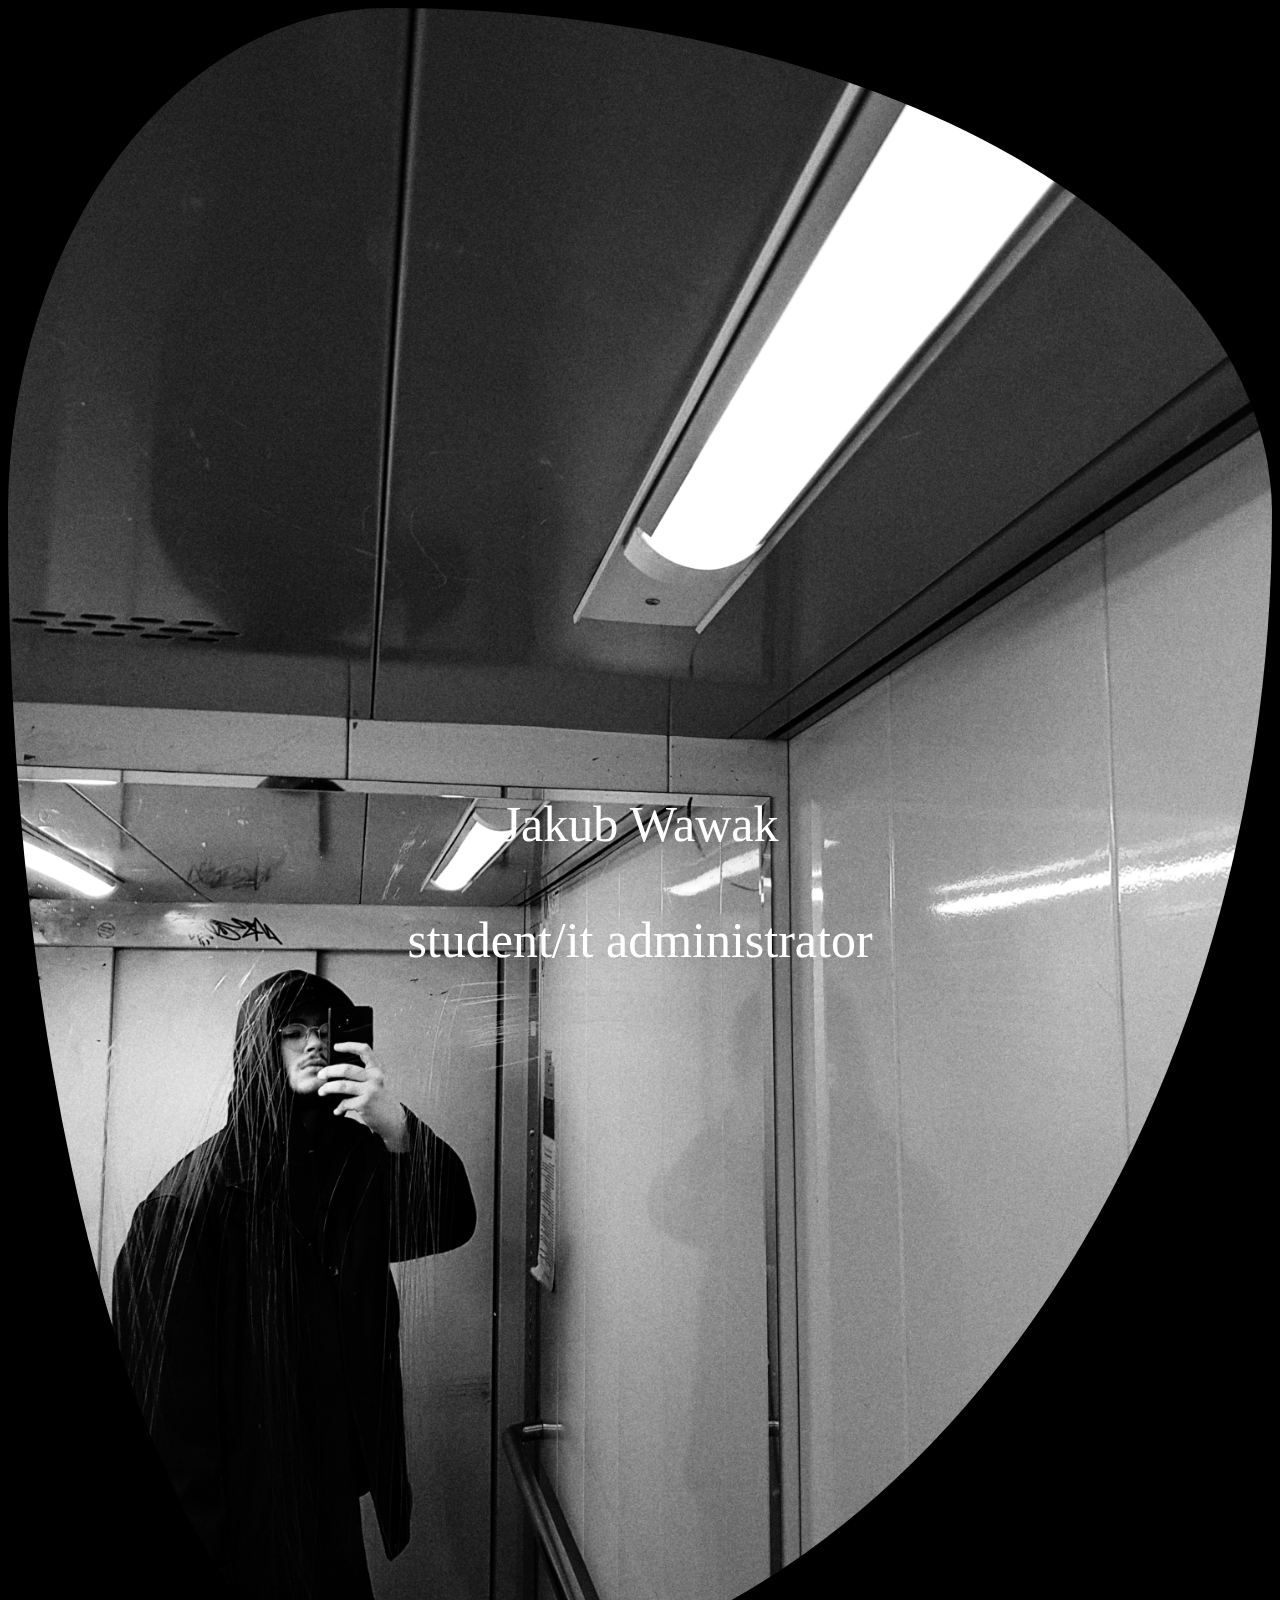
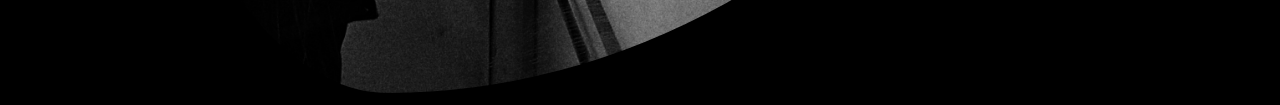
<file: pages/about_me.html>
<!DOCTYPE html>
<html>
     <head>
          <title>O mnie</title>
          <link rel="stylesheet" href="about_me.css">
          <link rel="icon" type="image/png" href="../resources/favicon.png"/>
     </head>
     <body>
         <div class = "container">
            <img src = "../resources/me2.jpeg">
            <div class = "centered">
                <br>Jakub Wawak</br>
                <br>student/it administrator</br>
            </div>
         </div>
          
     </body>
</html>
</file>
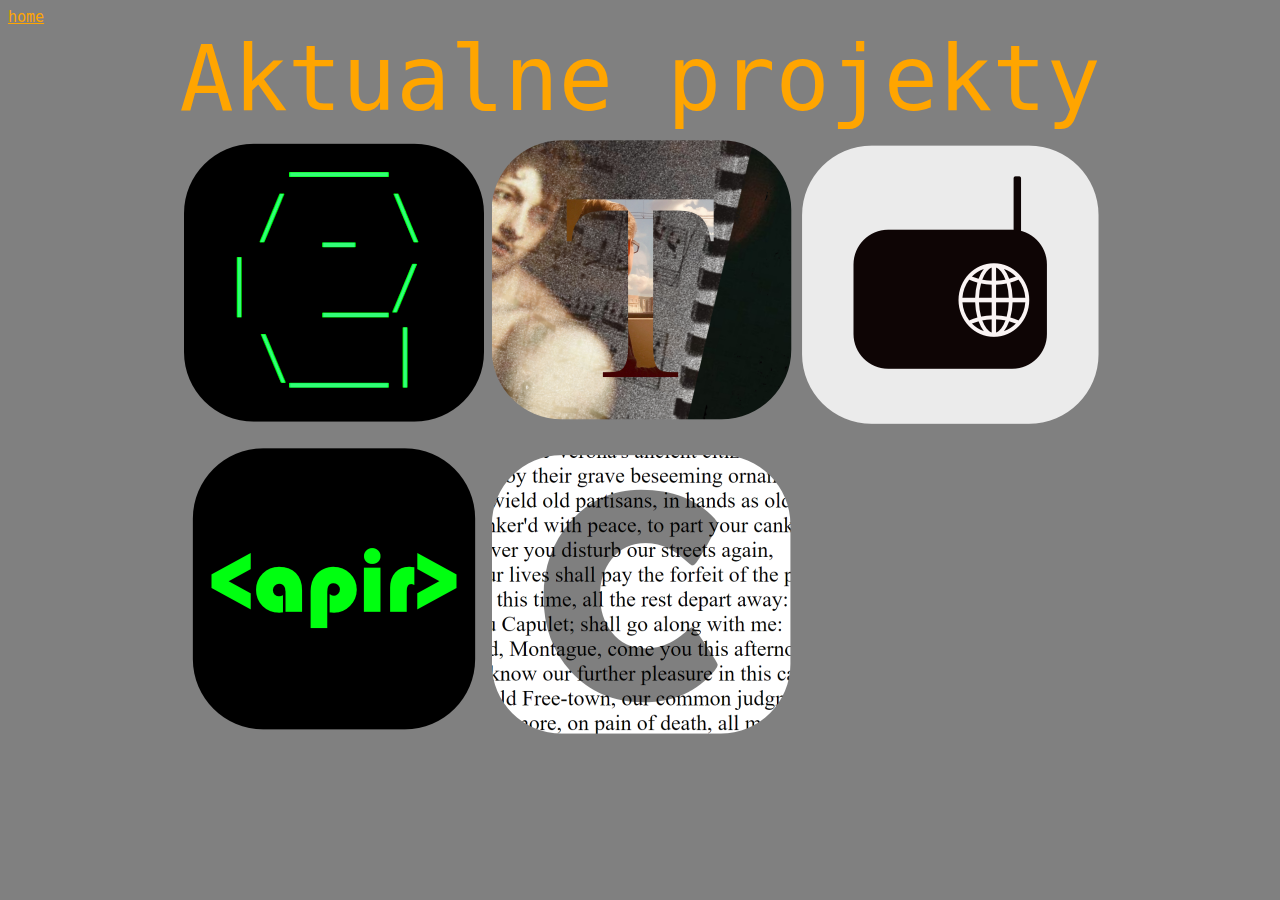
<file: pages/actual_projects.html>
<!DOCTYPE html>
<html>
     <head>
          <title>Aktualne projekty</title>
          <link rel="stylesheet" href="styles_actual_projects.css">
          <link rel="icon" type="image/png" href="../resources/favicon.png"/>
     </head>
     <body>
          <a href="../index.html">home</a>
          <header>
               Aktualne projekty
          </header>
          <table class="center">
               <tr>
                    <th>
                         <td><img src="../content/icon_entrc2.png" alt="Entrc" height=300 width=300></img></td>
                    </th>
                    <th>
                         <td><img src="../content/track_icon.png" alt="Track"  height=300 width=300></img></td>
                    </th>
                    <th>
                         <td><img src="../content/ontheair_icon.png" alt="OnTheAir"  height=300 width=300></img></td>
                    </th>
               </tr>
               <tr>
                    <th>
                         <td><img src="../content/apir_icon.png" alt="Apir" height=300 width=300></img></td>
                    </th>
                    <th>
                         <td><img src="../content/clipper2_icon.png" alt="Track"  height=300 width=300></img></td>
                    </th>
                    <th>
                         
                    </th>
               </tr>
          </table>
     </body>
</html>
</file>
<file: pages/about_me.css>
body{
    background-color: black;
}
.container {
    position: relative;
    text-align: center;
    color: white;
}
.centered {
    font-size: 50px;
    position: absolute;
    top: 50%;
    left: 50%;
    transform: translate(-50%, -50%);
}
img{
    width: 100%;
    height: auto;
    border-radius: 30% 70% 70% 30% / 30% 30% 70% 70%;
}
</file>
<file: pages/styles_actual_projects.css>
body{
    background-color: grey;
}
h1{
    color: white;
    font-family: monospace;
}
.center {
    margin-left: auto;
    margin-right: auto;
  }
a:link{
    font-size: 15px;
    font-family: monospace;
    color: orange;
}
a:visited{
    font-family: monospace;
    color: orange;
}
table, th, td {
    align-items: center;
    width: 50%;

}
header{
    font-family: monospace;
    font-size: 90px;
    text-align: center;
    color: orange;
}
</file>
